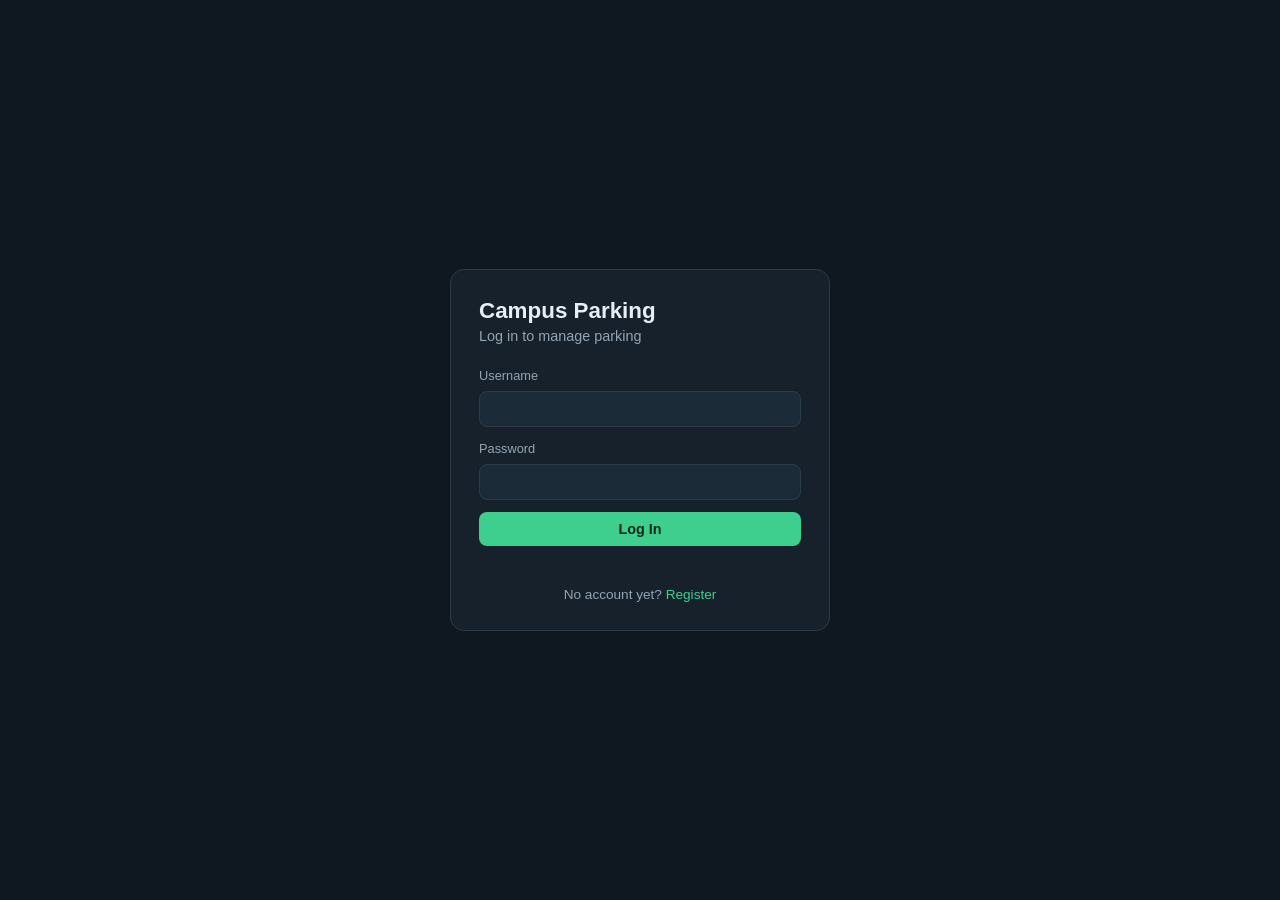
<file: web/index.html>
<!DOCTYPE html>
<html lang="en">
<head>
<meta charset="UTF-8">
<meta name="viewport" content="width=device-width, initial-scale=1.0">
<title>Campus Parking Management System</title>
<link rel="stylesheet" href="style.css">
</head>
<body>

<header>
  <h1>Campus Parking Management System</h1>
  <div id="statusBar" class="status-bar">
    <div class="status-pill"><span id="occupiedCount">-</span>/<span id="totalCount">-</span> Slots Occupied</div>
    <div class="status-pill"><span id="waitingCount">-</span> Waiting</div>
    <div class="status-pill user-pill">&#128100; <span id="userName"></span></div>
    <button id="logoutBtn" class="logout-btn" type="button">Logout</button>
  </div>
</header>

<main>
  <section class="panel forms-panel">

    <div class="card">
      <h2>Vehicle Entry</h2>
      <form id="entryForm">
        <input type="text" id="entryVehicleNumber" placeholder="Vehicle Number (e.g. KA05XY9999)" required>
        <input type="text" id="entryOwnerName" placeholder="Owner Name" required>
        <select id="entryVehicleType">
          <option value="CAR">Car</option>
          <option value="BIKE">Bike</option>
          <option value="STAFF">Staff</option>
          <option value="VISITOR">Visitor</option>
        </select>
        <button type="submit">Park Vehicle</button>
      </form>
      <p class="msg" id="entryMsg"></p>
    </div>

    <div class="card">
      <h2>Vehicle Exit</h2>
      <form id="exitForm">
        <input type="text" id="exitVehicleNumber" placeholder="Vehicle Number" required>
        <button type="submit">Exit Vehicle</button>
      </form>
      <p class="msg" id="exitMsg"></p>
    </div>

    <div class="card">
      <h2>Search Vehicle</h2>
      <form id="searchForm">
        <input type="text" id="searchVehicleNumber" placeholder="Vehicle Number" required>
        <button type="submit">Search</button>
      </form>
      <p class="msg" id="searchMsg"></p>
    </div>

    <div class="card">
      <h2>Search by Slot <span class="count">(BST)</span></h2>
      <form id="slotForm">
        <input type="number" id="slotInput" placeholder="Slot number" min="1" required>
        <button type="submit">Search Slot</button>
      </form>
      <p class="msg" id="slotMsg"></p>
    </div>

    <div class="card">
      <h2>Find Vehicle <span class="count">(Linear / Binary search)</span></h2>
      <form id="findForm">
        <input type="text" id="findNumber" placeholder="Vehicle Number" required>
        <select id="findAlgo">
          <option value="linear">Linear search</option>
          <option value="binary">Binary search (sorts first)</option>
        </select>
        <button type="submit">Find</button>
      </form>
      <p class="msg" id="findMsg"></p>
      <p class="hint" id="findStats"></p>
    </div>

        <div class="card">
      <h2>Batch Find <span class="count">(sort once, search many)</span></h2>
      <form id="batchForm">
        <input type="text" id="batchNumbers" placeholder="KA05AB1234, KA05CD5678, ..." required>
        <button type="submit">Find All</button>
      </form>
      <p class="msg" id="batchMsg"></p>
      <div class="table-wrap" id="batchWrap" style="display:none">
        <table>
          <thead><tr><th>Vehicle No.</th><th>Result</th><th>Linear</th><th>Binary</th></tr></thead>
          <tbody id="batchBody"></tbody>
        </table>
      </div>
      <p class="hint" id="batchTotals"></p>
    </div>

        <div class="card">
      <h2>Reservation Planner <span class="count">(Greedy)</span></h2>
      <form id="reserveForm">
        <textarea id="resRequests" rows="6" placeholder="One booking per line:&#10;KA05AB1234 09:00 10:30&#10;KA05CD5678 10:00 11:00" required></textarea>
        <input type="number" id="resSlots" min="1" max="5" value="1" title="Number of reserved slots" required>
        <div class="btn-row">
          <button type="submit">Plan bookings</button>
          <button type="button" id="resExample" class="secondary">Load example</button>
        </div>
      </form>
      <p class="msg" id="resMsg"></p>
      <div class="table-wrap" id="resWrap" style="display:none">
        <table>
          <thead><tr><th>Reserved slot</th><th>Vehicle</th><th>Time</th></tr></thead>
          <tbody id="resBody"></tbody>
        </table>
      </div>
      <p class="hint" id="resRejected"></p>
      <p class="hint" id="resCompare"></p>
    </div>

    <div class="card">
      <h2>Campus Zone Graph <span class="count">(BFS)</span></h2>
      <form id="graphForm">
        <select id="graphStart">
          <option value="Entrance">Entrance</option>
          <option value="ZoneA-Car">ZoneA-Car</option>
          <option value="ZoneB-Bike">ZoneB-Bike</option>
          <option value="ZoneC-Staff">ZoneC-Staff</option>
          <option value="ZoneD-Visitor">ZoneD-Visitor</option>
        </select>
        <button type="submit">Run BFS</button>
      </form>
      <p class="msg success" id="graphBfs"></p>
      <ul class="adj" id="graphAdj"></ul>
    </div>

  </section>

  <section class="panel tables-panel">

    <div class="card">
      <h2>Currently Parked <span class="count" id="parkedTableCount"></span></h2>
      <p class="hint" id="parkedSortNote"></p>
      <div class="table-wrap">
        <table>
          <thead><tr><th class="sortable" data-sort="slot">Slot</th><th class="sortable" data-sort="number">Vehicle No.</th><th>Owner</th><th>Type</th><th class="sortable" data-sort="time">Entry</th></tr></thead>
          <tbody id="parkedTableBody"></tbody>
        </table>
      </div>
    </div>

    <div class="card">
      <h2>Waiting Queue <span class="count" id="queueTableCount"></span></h2>
      <div class="table-wrap">
        <table>
          <thead><tr><th>Vehicle No.</th><th>Owner</th><th>Type</th><th>Entry</th></tr></thead>
          <tbody id="queueTableBody"></tbody>
        </table>
      </div>
    </div>

    <div class="card">
      <h2>Recently Exited <span class="count" id="exitTableCount"></span></h2>
      <div class="table-wrap">
        <table>
          <thead><tr><th>Vehicle No.</th><th>Owner</th><th>Type</th><th>Was Slot</th></tr></thead>
          <tbody id="exitTableBody"></tbody>
        </table>
      </div>
    </div>

    <div class="card">
      <h2>BST Traversals <span class="count">(keyed by slot)</span></h2>
      <p class="trav-label">Inorder (sorted)</p><p class="trav" id="treeInorder"></p>
      <p class="trav-label">Preorder</p><p class="trav" id="treePreorder"></p>
      <p class="trav-label">Postorder</p><p class="trav" id="treePostorder"></p>
    </div>

    <div class="card">
      <h2>Sort Parked Vehicles <span class="count">(Phase 3)</span></h2>
      <form id="sortForm" class="inline-form">
        <select id="sortAlgo">
          <option value="merge">Merge sort</option>
          <option value="insertion">Insertion sort</option>
        </select>
        <select id="sortBy">
          <option value="slot">by Slot</option>
          <option value="number">by Vehicle No.</option>
          <option value="time">by Entry time</option>
        </select>
        <button type="submit">Sort</button>
      </form>
      <p class="msg success" id="sortSummary"></p>
      <div class="table-wrap">
        <table>
          <thead><tr><th>#</th><th>Slot</th><th>Vehicle No.</th><th>Owner</th><th>Type</th><th>Entry</th></tr></thead>
          <tbody id="sortTableBody"></tbody>
        </table>
      </div>
    </div>

    <div class="card">
      <h2>Algorithm Comparison <span class="count">(Phase 3C)</span></h2>
      <form id="compareForm" class="inline-form">
        <button type="submit">Run benchmark</button>
      </form>
      <p class="hint" id="compareNote">Runs all four algorithms on generated data. Comparison counts are exact; times vary a little between runs.</p>
      <div class="table-wrap" id="compareWrap" style="display:none">
        <table>
          <thead>
            <tr>
              <th>n</th>
              <th>Merge sort<br>cmp (µs)</th>
              <th>Insertion sort<br>cmp (µs)</th>
              <th>Linear<br>avg cmp</th>
              <th>Binary<br>avg cmp</th>
              <th id="batchHead">50 lookups:<br>linear</th>
              <th>sort once<br>+ binary</th>
              <th>Cheaper</th>
            </tr>
          </thead>
          <tbody id="compareBody"></tbody>
        </table>
      </div>
      <p class="hint">Theory: merge sort O(n log n), insertion sort O(n²), linear search O(n), binary search O(log n) - but binary search needs sorted data, so sorting is a cost to pay once and share across many lookups.</p>
    </div>

  </section>
</main>
<script src="script.js"></script>
</body>
</html>
</file>
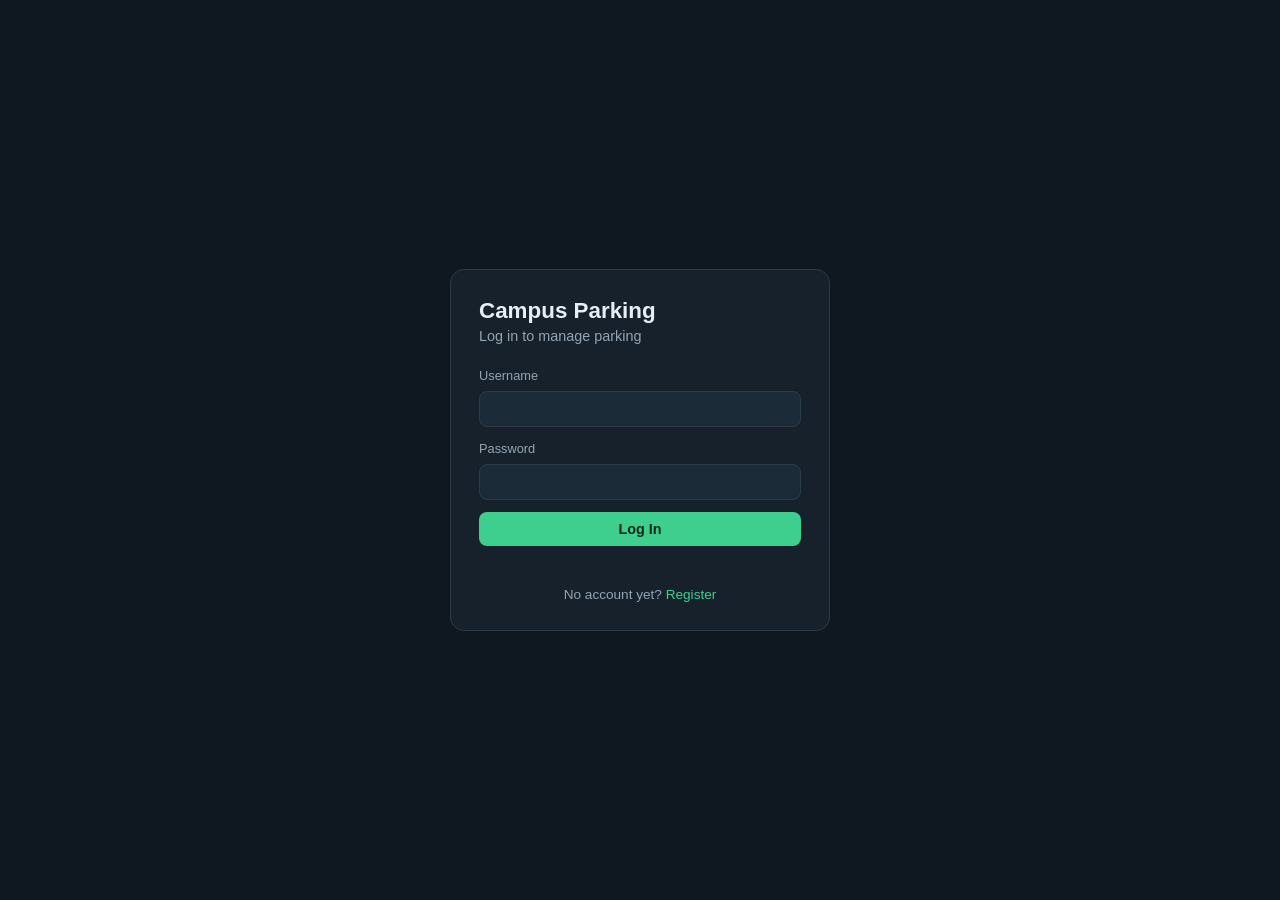
<file: web/login.html>
<!DOCTYPE html>
<html lang="en">
<head>
<meta charset="UTF-8">
<meta name="viewport" content="width=device-width, initial-scale=1.0">
<title>Login - Campus Parking Management System</title>
<link rel="stylesheet" href="style.css">
</head>
<body class="auth-body">

<div class="auth-card">
  <h1>Campus Parking</h1>
  <p class="auth-sub">Log in to manage parking</p>

  <form id="loginForm">
    <label for="loginUsername">Username</label>
    <input type="text" id="loginUsername" autocomplete="username" required>

    <label for="loginPassword">Password</label>
    <input type="password" id="loginPassword" autocomplete="current-password" required>

    <button type="submit">Log In</button>
  </form>
  <p class="msg" id="authMsg"></p>

  <p class="auth-switch">No account yet? <a href="register.html">Register</a></p>
</div>

<script src="auth.js"></script>
</body>
</html>
</file>
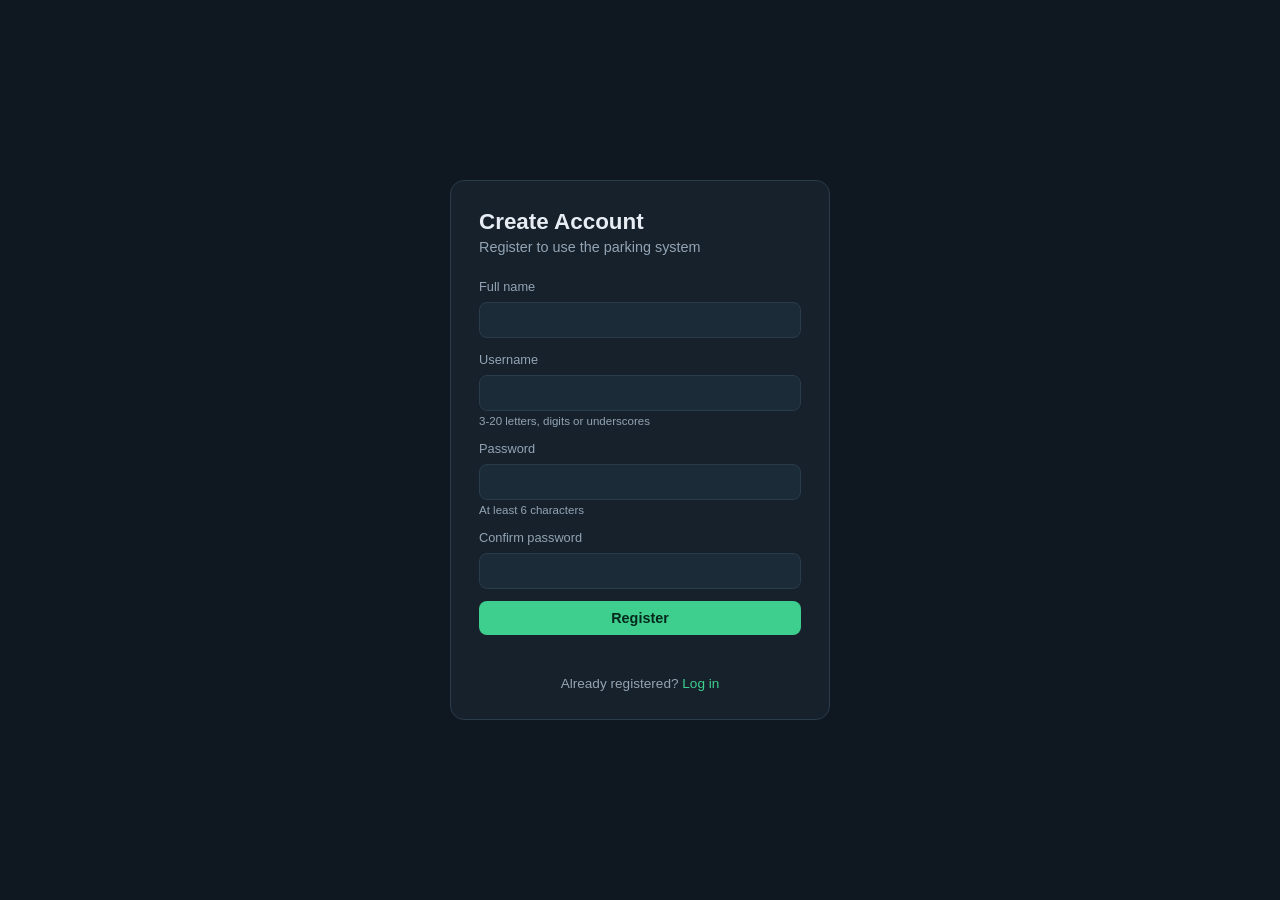
<file: web/register.html>
<!DOCTYPE html>
<html lang="en">
<head>
<meta charset="UTF-8">
<meta name="viewport" content="width=device-width, initial-scale=1.0">
<title>Register - Campus Parking Management System</title>
<link rel="stylesheet" href="style.css">
</head>
<body class="auth-body">

<div class="auth-card">
  <h1>Create Account</h1>
  <p class="auth-sub">Register to use the parking system</p>

  <form id="registerForm">
    <label for="regFullName">Full name</label>
    <input type="text" id="regFullName" autocomplete="name" maxlength="50" required>

    <label for="regUsername">Username</label>
    <input type="text" id="regUsername" autocomplete="username" maxlength="20" required>
    <span class="field-hint">3-20 letters, digits or underscores</span>

    <label for="regPassword">Password</label>
    <input type="password" id="regPassword" autocomplete="new-password" minlength="6" required>
    <span class="field-hint">At least 6 characters</span>

    <label for="regConfirm">Confirm password</label>
    <input type="password" id="regConfirm" autocomplete="new-password" required>

    <button type="submit">Register</button>
  </form>
  <p class="msg" id="authMsg"></p>

  <p class="auth-switch">Already registered? <a href="login.html">Log in</a></p>
</div>

<script src="auth.js"></script>
</body>
</html>
</file>
<file: web/style.css>
:root {
  --bg: #0f1720;
  --panel: #16212c;
  --card: #1c2b38;
  --border: #2a3b4a;
  --text: #e7edf3;
  --muted: #93a4b3;
  --accent: #3ecf8e;
  --accent-dark: #2ba873;
  --danger: #e5484d;
  --warn: #f2b134;
  font-family: -apple-system, BlinkMacSystemFont, "Segoe UI", Roboto, Helvetica, Arial, sans-serif;
}

* { box-sizing: border-box; }

body {
  margin: 0;
  background: var(--bg);
  color: var(--text);
  min-height: 100vh;
}

header {
  padding: 20px 28px;
  border-bottom: 1px solid var(--border);
  display: flex;
  align-items: center;
  justify-content: space-between;
  flex-wrap: wrap;
  gap: 12px;
}

header h1 {
  font-size: 1.4rem;
  margin: 0;
}

.status-bar {
  display: flex;
  gap: 10px;
}

.status-pill {
  background: var(--card);
  border: 1px solid var(--border);
  padding: 6px 14px;
  border-radius: 999px;
  font-size: 0.85rem;
  color: var(--muted);
}

.status-pill span {
  color: var(--accent);
  font-weight: 600;
}

main {
  display: grid;
  grid-template-columns: 340px 1fr;
  gap: 20px;
  padding: 24px 28px;
}

@media (max-width: 900px) {
  main { grid-template-columns: 1fr; }
}

.panel {
  display: flex;
  flex-direction: column;
  gap: 18px;
}

.card {
  background: var(--panel);
  border: 1px solid var(--border);
  border-radius: 12px;
  padding: 18px;
}

.card h2 {
  margin: 0 0 12px;
  font-size: 1rem;
  color: var(--text);
  display: flex;
  align-items: center;
  gap: 8px;
}

.count {
  font-size: 0.75rem;
  color: var(--muted);
  font-weight: 400;
}

.hint {
  margin: -6px 0 10px;
  font-size: 0.78rem;
  color: var(--muted);
}

form {
  display: flex;
  flex-direction: column;
  gap: 8px;
}

input, select, button {
  font-size: 0.9rem;
  padding: 9px 11px;
  border-radius: 8px;
  border: 1px solid var(--border);
  background: var(--card);
  color: var(--text);
  outline: none;
}

input::placeholder { color: var(--muted); }

input:focus, select:focus {
  border-color: var(--accent);
}

button {
  background: var(--accent);
  color: #06281c;
  font-weight: 600;
  border: none;
  cursor: pointer;
  margin-top: 4px;
  transition: background 0.15s ease;
}

button:hover { background: var(--accent-dark); }

.msg {
  min-height: 1.1em;
  font-size: 0.82rem;
  margin: 10px 0 0;
}

.msg.success { color: var(--accent); }
.msg.error { color: var(--danger); }

.table-wrap {
  max-height: 260px;
  overflow-y: auto;
  border: 1px solid var(--border);
  border-radius: 8px;
}

table {
  width: 100%;
  border-collapse: collapse;
  font-size: 0.83rem;
}

thead th {
  position: sticky;
  top: 0;
  background: var(--card);
  text-align: left;
  padding: 8px 10px;
  color: var(--muted);
  font-weight: 600;
  border-bottom: 1px solid var(--border);
}

tbody td {
  padding: 8px 10px;
  border-bottom: 1px solid var(--border);
}

tbody tr:last-child td { border-bottom: none; }

tbody tr:hover { background: rgba(255,255,255,0.03); }

.empty-row td {
  color: var(--muted);
  text-align: center;
  padding: 16px;
  font-style: italic;
}

.trav-label { margin: 10px 0 2px; font-size: 0.78rem; color: var(--muted); }
.trav { margin: 0; font-size: 0.85rem; line-height: 1.5; word-break: break-word; }
.adj { margin: 10px 0 0; padding-left: 18px; font-size: 0.82rem; color: var(--muted); }
.adj b { color: var(--text); }

/* ---------- login / register pages ---------- */
.auth-body {
  display: flex;
  align-items: center;
  justify-content: center;
  padding: 24px;
}

.auth-card {
  width: 100%;
  max-width: 380px;
  background: var(--panel);
  border: 1px solid var(--border);
  border-radius: 14px;
  padding: 28px;
}

.auth-card h1 { margin: 0 0 4px; font-size: 1.4rem; }
.auth-sub { margin: 0 0 18px; color: var(--muted); font-size: 0.9rem; }

.auth-card label {
  font-size: 0.8rem;
  color: var(--muted);
  margin-top: 6px;
}

.field-hint { font-size: 0.72rem; color: var(--muted); margin-top: -4px; }

.auth-switch { margin: 16px 0 0; font-size: 0.85rem; color: var(--muted); text-align: center; }
.auth-switch a { color: var(--accent); text-decoration: none; }
.auth-switch a:hover { text-decoration: underline; }

/* ---------- header user controls ---------- */
.status-bar { align-items: center; flex-wrap: wrap; }
.user-pill span { color: var(--text); font-weight: 600; }
.logout-btn {
  margin: 0;
  padding: 6px 14px;
  border-radius: 999px;
  background: transparent;
  color: var(--danger);
  border: 1px solid var(--danger);
  font-size: 0.85rem;
}
.logout-btn:hover { background: var(--danger); color: #fff; }

.inline-form { flex-direction: row; flex-wrap: wrap; align-items: center; }
.inline-form select { flex: 1 1 130px; }
.inline-form button { margin-top: 0; flex: 0 0 auto; }textarea {
  font: inherit;
  font-size: 0.9rem;
  padding: 9px 11px;
  border-radius: 8px;
  border: 1px solid var(--border);
  background: var(--card);
  color: var(--text);
  outline: none;
  resize: vertical;
}
textarea:focus { border-color: var(--accent); }
textarea::placeholder { color: var(--muted); }

.btn-row { display: flex; gap: 8px; }
.btn-row button { flex: 1; }
button.secondary {
  background: transparent;
  color: var(--text);
  border: 1px solid var(--border);
}
button.secondary:hover { background: var(--card); }

.table-wrap + .hint { margin-top: 10px; }


th.sortable { cursor: pointer; user-select: none; }
th.sortable:hover { color: var(--text); }
th.sortable.active { color: var(--accent); }
th.sortable.active::after { content: " \25B2"; font-size: 0.7em; }
</file>
